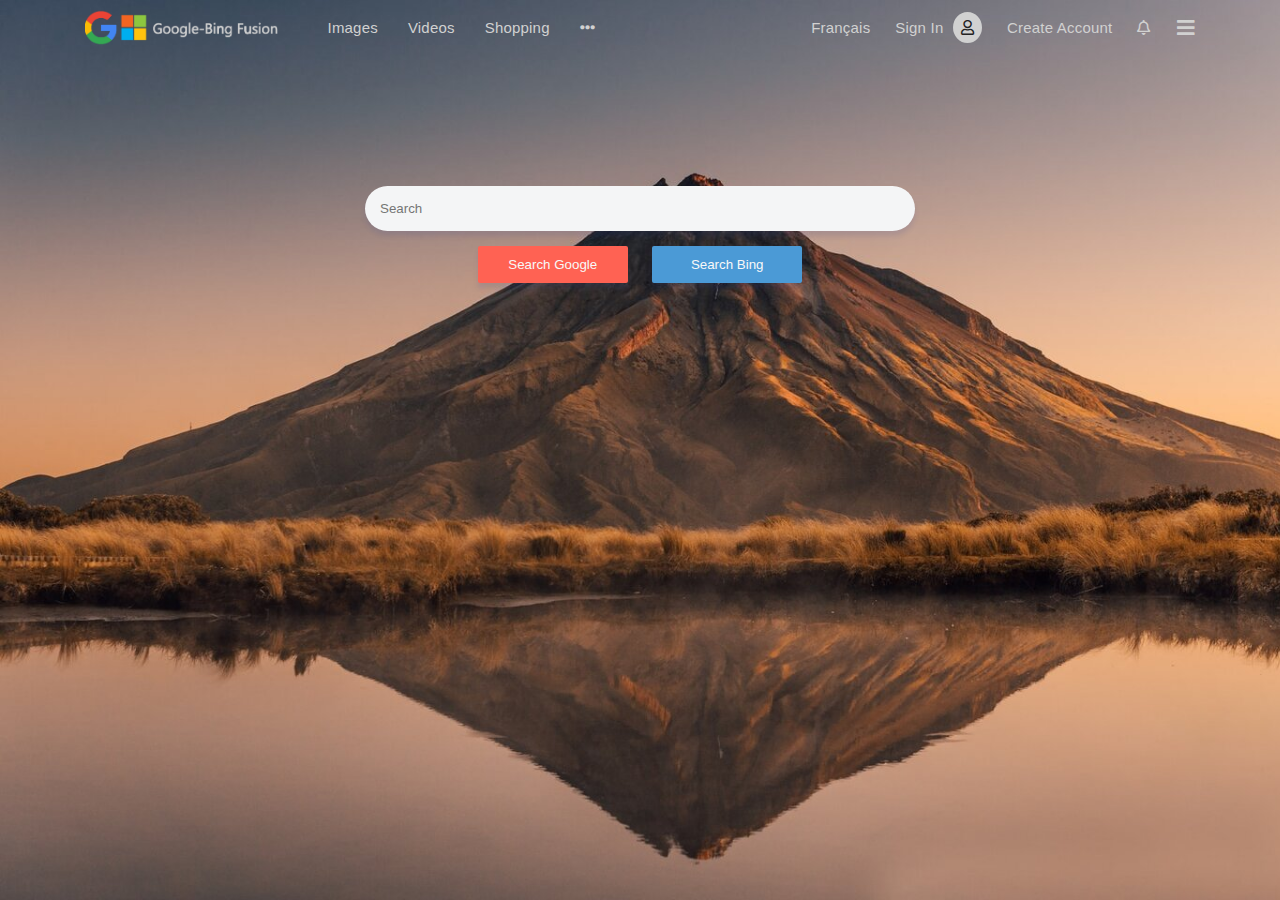
<file: index.html>
<!DOCTYPE html>
<html lang="en">

<head>
	<meta charset="utf-8" />
	<meta name="viewport" content="width=device-width, initial-scale=1" />
	<title>Google-Bing Fusion</title>
	<link rel="shortcut icon" href="assets/img/favicon.png?v=2" type="image/x-icon" />
	<link rel="stylesheet" href="assets/css/js.css" media="all" />
	<link rel="preconnect" href="https://fonts.googleapis.com" />
	<link rel="preconnect" href="https://fonts.gstatic.com" crossorigin />
	<link href="https://fonts.googleapis.com/css2?family=Roboto&display=swap" rel="stylesheet" />
	<link rel="stylesheet" href="https://cdnjs.cloudflare.com/ajax/libs/font-awesome/5.9.0/css/all.min.css" />
	<script src="assets/js/login.js" defer></script>
</head>

<body>
	<div id="wrapper">
		<header>
			<div class="container flexbox">
				<div class="title">
					<figure>
						<img src="assets/img/logo.png">
					</figure>
					<ul>
						<li><a href="#">Images</a></li>
						<li><a id="videos" href="#">Videos</a></li>
						<li><a href="#">Shopping</a></li>
						<li><a href="#"><i class="fas fa-ellipsis-h"></i></a></li>
					</ul>
				</div>
				<nav>
					<ul>
						<li><a id="translate">Français</a></li>
						<li><a id="signin">Sign In <i class="far fa-user" id="user"></i></a></li>
						<li><a id="account" href="form.html">Create Account</i></a></li>
						<li><a href="#"><i class="far fa-bell"></i></a></li>
					</ul>
					<p><i class="fas fa-bars" title="Menu"></i></p>
				</nav>
			</div>
		</header>
		<main>
			<div class="container">
				<section>
					<form id="search" action="#">
						<input type="text" id="search-bar" placeholder="Search">
						<div id="buttons">
							<input type="button" id="google" value="Search Google" disabled>
							<input type="button" id="bing" value="Search Bing" disabled>
						</div>
					</form>
				</section>
			</div>
		</main>
		<noscript>
			<p>This page requires a JavaScript-enabled browser.</p>
		</noscript>
		<div id="modal">
			<div id="login">
				<div id="exit">
					<p id="close">&times;</p>
				</div>
				<h2>Sign in</h2>
				<h6>to continue to GB Fusion</h6>
				<p>For a simple dual-purpose search engine, just sign in to GB Fusion</p>
				<p id="error"></p>
				<form name="signin" novalidate>
					<input type="text" name="username" placeholder="Username" required>
					<input type="password" name="password" placeholder="Password" required>
					<div id="submit-button">
						<input type="button" name="send" value="Submit">
					</div>
					<h6>No account? <a href="form.html">Create one!</a></h6>
				</form>
			</div>
			<div id="blocker">

			</div>
		</div>
	</div>
</body>

</html>
</file>
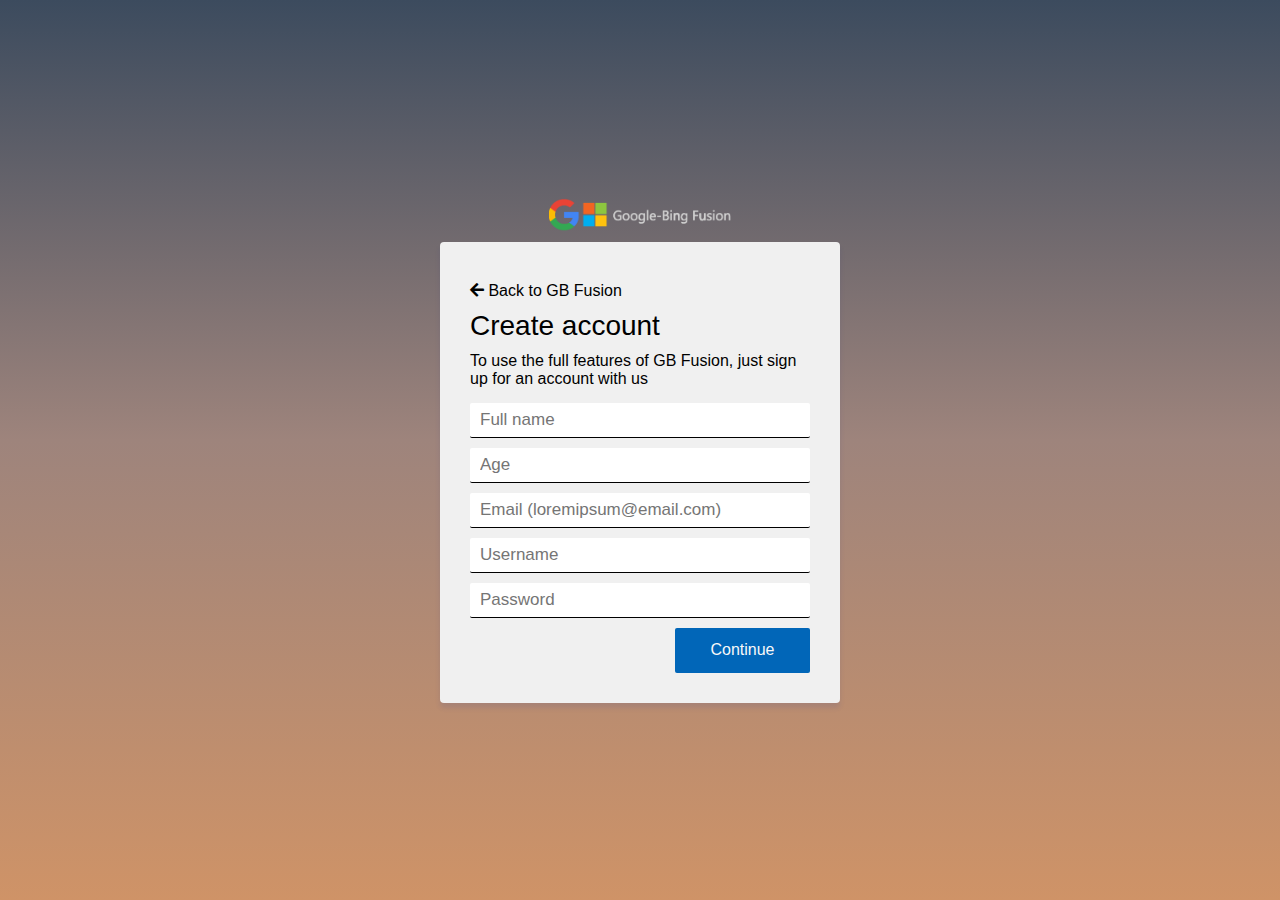
<file: form.html>
<!DOCTYPE html>
<html lang="en">

<head>
	<meta charset="utf-8" />
	<meta name="viewport" content="width=device-width, initial-scale=1" />
	<title>Interaction | JavaScript Basics</title>
	<link rel="shortcut icon" href="assets/img/favicon.png?v=2" type="image/x-icon" />
	<link rel="stylesheet" href="assets/css/form.css" media="all" />
	<link rel="preconnect" href="https://fonts.googleapis.com" />
	<link rel="preconnect" href="https://fonts.gstatic.com" crossorigin />
	<link href="https://fonts.googleapis.com/css2?family=Roboto&display=swap" rel="stylesheet" />
	<link rel="stylesheet" href="https://cdnjs.cloudflare.com/ajax/libs/font-awesome/5.9.0/css/all.min.css" />
	<script src="assets/js/signup.js" defer></script>
</head>

<body>
	<div id="wrapper">
		<main>
			<div class="container">
				<img src="assets/img/logo.png">
				<section>
					<p><a href="index.html"><i class="fas fa-arrow-left" id="back"></i></a> Back to GB Fusion</p>
					<h2>Create account</h2>
					<p>To use the full features of GB Fusion, just sign up for an account with us</p>
					<p id="error"></p>
					<div class="form">
						<form id="registration" name="registration" class="registration" novalidate action="#">
							<input type="text" id="full-name" placeholder="Full name">
							<input type="text" id="age" placeholder="Age">
							<input type="email" id="email" placeholder="Email (loremipsum@email.com)">
							<input type="text" id="username" placeholder="Username">
							<input type="password" id="password" placeholder="Password">
							<div class="buttons">
								<input type="button" id="send" value="Continue">
							</div>
						</form>
					</div>
			</div>
			</section>
		</main>
		<noscript>
			<p>This page requires a JavaScript-enabled browser.</p>
		</noscript>
	</div>
</body>

</html>
</file>
<file: assets/css/js.css>
@import "base.css";


/* Main */

body {
    background-image: url("../img/background.jpg");
    background-color: #f4f5f6;
    background-position: center / center;
    background-repeat: no-repeat;
    background-size: cover;
}

nav ul li a, .title ul li a {
    font-size: 15px;
    color: #d1d1d1;
    font-weight: 400;
    text-decoration: none;
    letter-spacing: .2px;
    text-transform: none;
    cursor: pointer;
}

nav p i {
    line-height: 56px;
    font-size: 20px;
    color: #d1d1d1;
    text-decoration: none;
    cursor: pointer;
}

nav ul li a:hover, .title ul li a:hover, nav p i:hover {
    color: #f8f8f8;
}

main {
    width: 100%;
    height: calc(100vh - 56px);
    padding: 60px;
}

main .container {
    display: flex;
    flex-direction: column;
    align-items: center;
    justify-content: center;
    position: relative;
}

section {
    margin-top: 70px;
    width: 100%;
    display: flex;
    flex-direction: column;
    align-items: center;
    justify-content: center;
    position: relative;
}

section p {
    font-size: 16px;
    margin: 10px 0;
    color: #f8f8f8;
}

section h2 {
    font-size: 36px;
    color: #f8f8f8;
    font-weight: 400;
}

section h3 {
    font-size: 28px;
    color: #f8f8f8;
    font-weight: 500;
}

/*The form*/

form {
    width: 100%;
    display: flex;
    flex-direction: column;
    align-items: center;
}

section form input[type="text"] {
    width: 550px;
    height: 45px;
    background-color: #f4f5f6;
    padding: 0 15px;
    border-radius: 30px;
    box-shadow: 0 5px 5px 0 rgba(59, 69,  152, 0.14);
}

#buttons {
    margin-top: 5px;
}

section form input[type="button"] {
    width: 150px;
    height: 37px;
    margin: 10px;
    padding: 10px;
    border-radius: 2px;
    color: #f8f8f8;
    box-shadow: 0 5px 5px 0 rgba(59, 69,  152, 0.14);
}

section form input[type="button"]:disabled {
    cursor: not-allowed;
}

#bing {
    background-color: #0166b8;
}

#bing:hover {
    background-color: #287fc2;
}

#bing:disabled {
    background-color: #4b9ad6;
}

#google {
    background-color: #ea4335;
}

#google:hover {
    background-color: #fd3f2e;
}

#google:disabled {
    background-color: #ff6253;
}

.hidden {
    display: none;
}

/* Modal */

#modal {
    position: fixed;
    top: 0;
    bottom: 0;
    left: 0;
    right: 0;
    background: rgba(0, 0, 0, 0.5);
    display: flex;
    flex-direction: column;
    align-items: center;
    justify-content: center;
    opacity: 0;
    visibility: hidden;
    z-index: 4;
}

#modal.visible {
    opacity: 1;
    visibility: visible;
}

#login {
    width: 330px;
    background-color: #f8f8f8;
    padding: 30px;
    box-shadow: 0 5px 5px 0 rgba(59, 69,  152, 0.14);
    border-radius: 5px;
    z-index: 6;
}

#login div {
    width: 100%;
}

#exit {
    display: flex;
    flex-direction: row-reverse;
    align-items: center;
    justify-content: flex-start;
}

#login p {
    font-size: 16px;
    font-weight: 400;
}

#exit p {
    text-align: right;
    font-size: 20px;
    font-weight: 700;
    width: min-content;
    user-select: none;
    cursor: pointer;
    margin: 0;
}

#error {
    margin: 7px 0;
    color: #e00000;
    white-space: pre-wrap;
}

#login h2 {
    font-size: 28px;
    font-weight: 700;
}

#login h6 {
    font-size: 12px;
    font-weight: 400;
    margin-bottom: 10px;
}

#login form input[type="text"], #login form input[type="password"] {
    width: 100%;
    height: 35px;
    padding: 10px;
    margin: 5px 0;
    font-size: 16px;
    background-color: #fff;
    border-bottom: 1px solid #000;
    border-radius: 2px;
}

#login form input[type="text"].invalid, #login form input[type="password"].invalid {
    border-bottom: 1px solid #e00000;
}

#login form input[type="text"]:focus, #login form input[type="password"]:focus {
    border-bottom: 1px solid #0166b8;
}

#login form h6 {
    margin-top: 15px;
}

#login a {
    text-decoration: none;
    color: #287fc2;
}

#submit-button {
    margin-top: 5px;
    display: flex;
    flex-direction: row-reverse;
    justify-content: flex-start;
    align-items: center;
}

#login input[type="button"] {
    width: 120px;
    height: 40px;
    background-color: #0166b8;
    color: #f8f8f8;
    border-radius: 2px;
}

#login input[type="button"]:hover {
    background-color: #287fc2;
}

#login ::placeholder {
    text-align: left;
    font-size: 17px;
    font-weight: 400;
    opacity: 1;
}

#blocker {
    z-index: 5;
    position: fixed;
    width: 100%;
    height: 100vh;
}
</file>
<file: assets/css/form.css>
@import "base.css";
/*  */

main {
    width: 100%;
    height: 100vh;
    padding: 60px;
    background: linear-gradient(0deg, rgba(207,147,103,1) 0%, rgba(158,132,124,1) 51%, rgba(60,75,94,1) 100%);
}

main .container {
    display: flex;
    flex-direction: column;
    align-items: center;
    justify-content: center;
    position: relative;
    height: calc(100vh - 120px);
}

img {
    height: 34px;
    width: auto;
    margin-bottom: 10px;
}

section {
    width: 400px;
    padding: 30px;
    border-radius: 4px;
    background-color: #f0f0f0;
    border: #dddedf;
    box-shadow: 0 5px 5px 0 rgba(59, 69,  152, 0.14);
}

#back {
    color: #000;
}

section div.form {
    width: 100%;
}

p {
    font-size: 16px;
    margin: 10px 0;
}

#error {
    margin: 7px 0;
    color: #e00000;
    white-space: pre-wrap;
}

form input[type="text"], form input[type="password"], form input[type="email"] {
    width: 100%;
    height: 35px;
    padding: 10px;
    margin: 5px 0;
    font-size: 16px;
    background-color: #fff;
    border-bottom: 1px solid #000;
    border-radius: 2px;
}

form input[type="text"].invalid, form input[type="password"].invalid, form input[type="email"].invalid {
    border-bottom: 1px solid #e00000;
}

form input[type="text"]:focus, form input[type="password"]:focus, form input[type="email"]:focus {
    border-bottom: 1px solid #0166b8;
}

h2 {
    font-size: 28px;
    font-weight: 400;
}

.buttons {
    margin-top: 5px;
    text-align: right;
}

input[type="button"] {
    width: 135px;
    height: 45px;
    background-color: #0166b8;
    color: #f8f8f8;
    border-radius: 2px;
    font-size: 16px;
}

input[type="button"]:hover {
    background-color: #287fc2;
}

::placeholder {
    text-align: left;
    font-size: 17px;
    font-weight: 400;
    opacity: 1;
}
</file>
